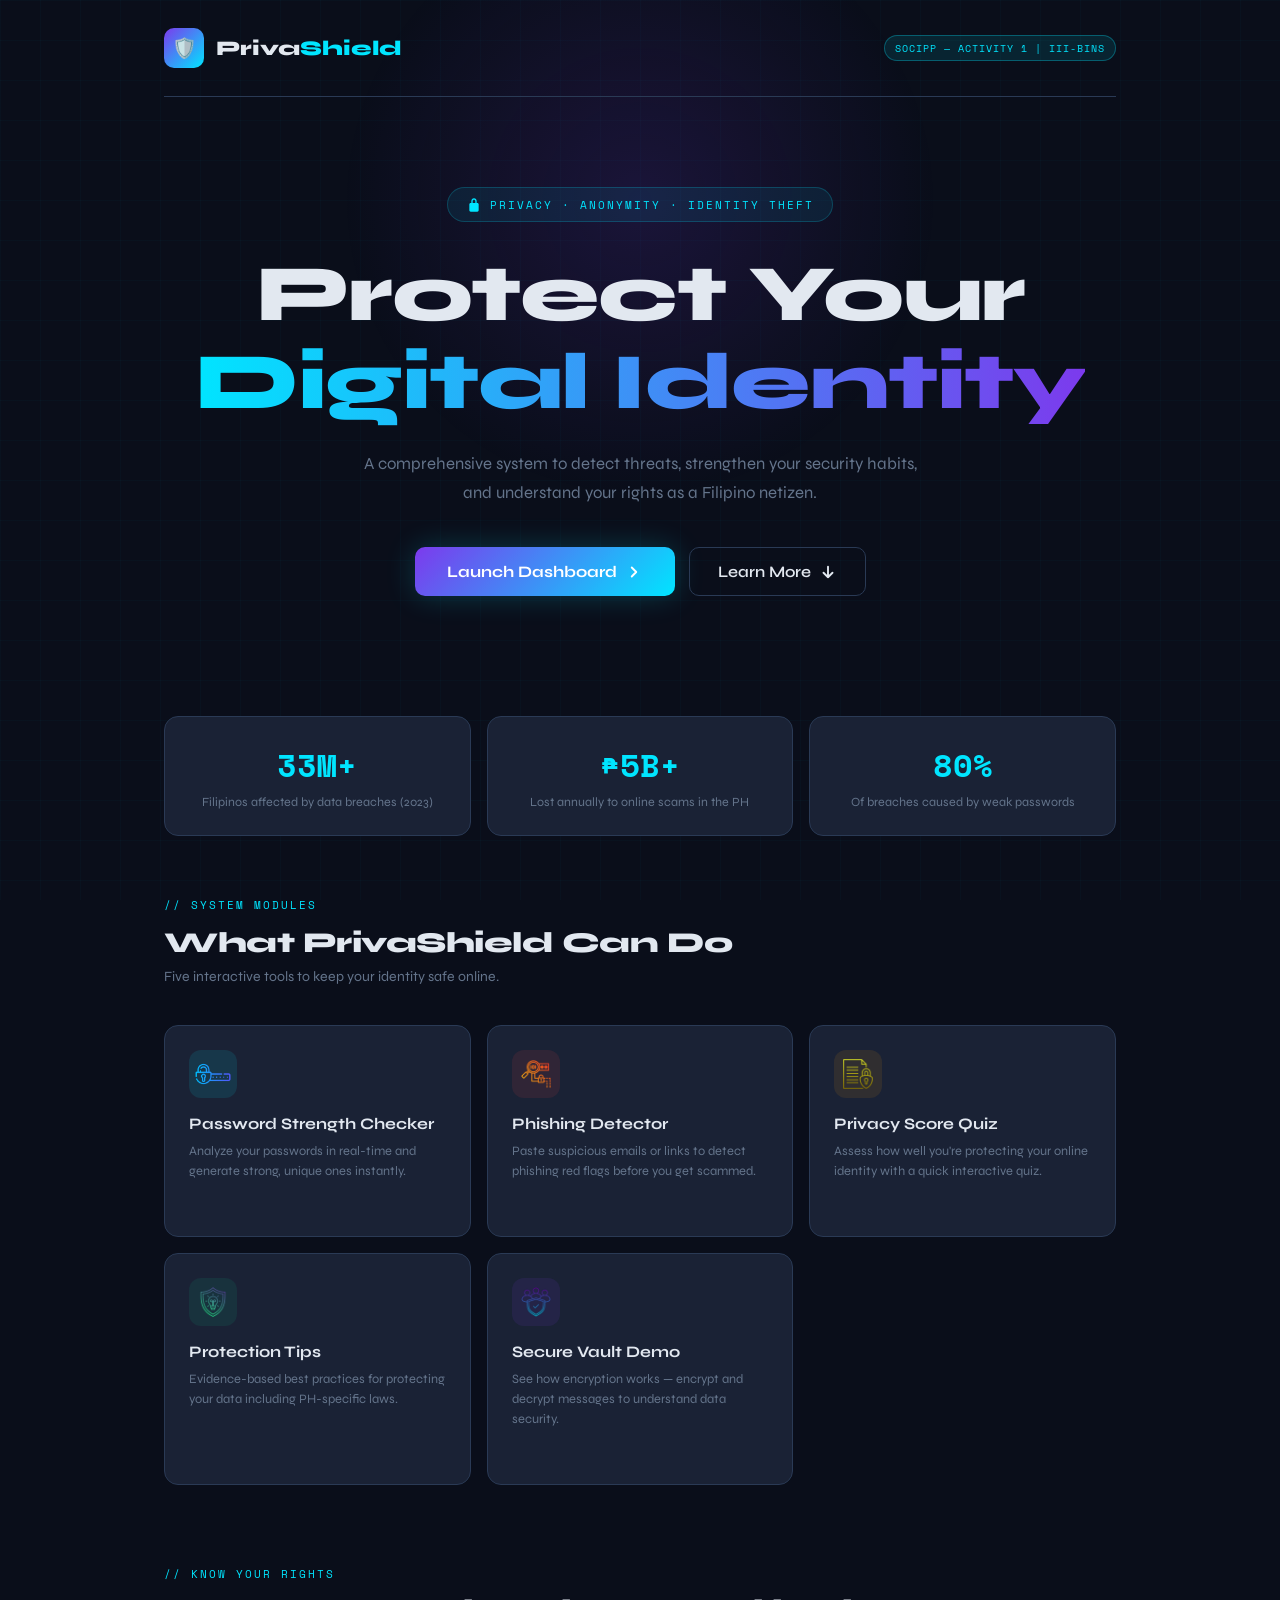
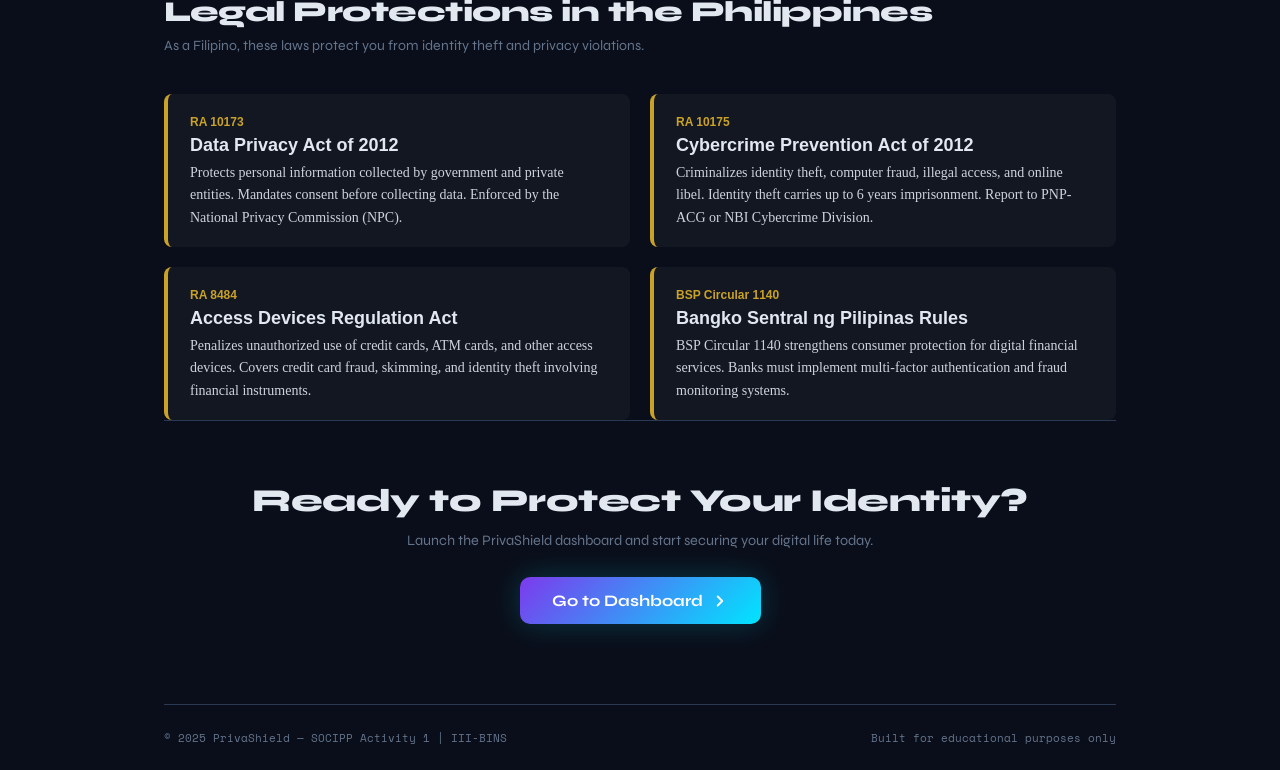
<file: SOCPHI/Socphi/HTML/index.html>
<!DOCTYPE html>
<html lang="en">
<head>
  <meta charset="UTF-8" />
  <meta name="viewport" content="width=device-width, initial-scale=1.0" />
  <title>PrivaShield — Privacy & Identity Protection</title>
  <link rel="stylesheet" href="../Frontend/style.css" />
  <link rel="stylesheet" href="../Frontend/index.css" />
</head>
<body>

  <div class="orb"></div>

  <div class="wrap">

    <!-- ==================== NAVBAR ==================== -->
    <nav class="navbar">
      <div class="logo">
        <div class="logo-icon">🛡️</div>
        <div class="logo-text">Priva<span>Shield</span></div>
      </div>
      <span class="badge">SOCIPP — ACTIVITY 1 | III-BINS</span>
    </nav>

    <!-- ==================== HERO ==================== -->
    <section class="hero">
      <div class="hero-tag">
        <svg class="hero-icon" viewBox="0 0 24 24" fill="none">
          <path d="M12 2C9.79 2 8 3.79 8 6V9H7C5.9 9 5 9.9 5 11V20C5 21.1 5.9 22 7 22H17C18.1 22 19 21.1 19 20V11C19 9.9 18.1 9 17 9H16V6C16 3.79 14.21 2 12 2ZM10 6C10 4.9 10.9 4 12 4C13.1 4 14 4.9 14 6V9H10V6Z" fill="currentColor"/>
        </svg>
        PRIVACY · ANONYMITY · IDENTITY THEFT
      </div>
      <h1>Protect Your<br><em>Digital Identity</em></h1>
      <p>A comprehensive system to detect threats, strengthen your security habits, and understand your rights as a Filipino netizen.</p>
      <div class="hero-btns">
        <a href="dashboard.html" class="btn-primary">
          Launch Dashboard
          <svg width="18" height="18" viewBox="0 0 24 24" fill="none">
            <path d="M9 18L15 12L9 6" stroke="currentColor" stroke-width="2.5" stroke-linecap="round" stroke-linejoin="round"/>
          </svg>
        </a>
        <a href="#features" class="btn-ghost">
          Learn More
          <svg width="18" height="18" viewBox="0 0 24 24" fill="none">
            <path d="M12 5V19M12 19L6 13M12 19L18 13" stroke="currentColor" stroke-width="2.5" stroke-linecap="round" stroke-linejoin="round"/>
          </svg>
        </a>
      </div>
    </section>

    <!-- ==================== STATS ==================== -->
    <div class="stats">
      <div class="stat">
        <div class="stat-num">33M+</div>
        <div class="stat-label">Filipinos affected by data breaches (2023)</div>
      </div>
      <div class="stat">
        <div class="stat-num">₱5B+</div>
        <div class="stat-label">Lost annually to online scams in the PH</div>
      </div>
      <div class="stat">
        <div class="stat-num">80%</div>
        <div class="stat-label">Of breaches caused by weak passwords</div>
      </div>
    </div>

    <!-- ==================== FEATURES ==================== -->
    <section id="features">
      <div class="section-label">// SYSTEM MODULES</div>
      <div class="section-title">What PrivaShield Can Do</div>
      <div class="section-sub">Five interactive tools to keep your identity safe online.</div>

      <div class="features">

        <!-- Password -->
        <div class="feature">
          <div class="feature-icon" style="background:rgba(0,229,255,0.1);">
  <img src="../images/icons/password.png" width="40">
</div>
          <h3>Password Strength Checker</h3>
          <p>Analyze your passwords in real-time and generate strong, unique ones instantly.</p>
          <a href="dashboard.html" class="feature-link">Open tool →</a>
        </div>

        <!-- Phishing -->
        <div class="feature">
        <div class="feature-icon" style="background:rgba(239,68,68,0.1);">
  <img src="../images/icons/pishing.png" width="30">
</div>
          <h3>Phishing Detector</h3>
          <p>Paste suspicious emails or links to detect phishing red flags before you get scammed.</p>
          <a href="dashboard.html" class="feature-link">Open tool →</a>
        </div>

        <!-- Privacy -->
        <div class="feature">
          <div class="feature-icon" style="background:rgba(245,158,11,0.1);">
  <img src="../images/icons/privacy.png" width="30">
</div>
          <h3>Privacy Score Quiz</h3>
          <p>Assess how well you're protecting your online identity with a quick interactive quiz.</p>
          <a href="dashboard.html" class="feature-link">Open tool →</a>
        </div>

        <!-- Protection -->
        <div class="feature">
          <div class="feature-icon" style="background:rgba(16,185,129,0.1);">
  <img src="../images/icons/protection.png" width="30">
</div>
          <h3>Protection Tips</h3>
          <p>Evidence-based best practices for protecting your data including PH-specific laws.</p>
          <a href="dashboard.html" class="feature-link">
            
            Open tool →</a>
        </div>

        <!-- Secure -->
        <div class="feature">
         <div class="feature-icon" style="background:rgba(124,58,237,0.1);">
  <img src="../images/icons/secure.png" width="30">
</div>
          <h3>Secure Vault Demo</h3>
          <p>See how encryption works — encrypt and decrypt messages to understand data security.</p>
          <a href="dashboard.html" class="feature-link">Open tool →</a>
        </div>

      </div>
    </section>

  <!-- ==================== PH LAWS ==================== -->
<section>

  <div class="section-label">// KNOW YOUR RIGHTS</div>
  <div class="section-title">Legal Protections in the Philippines</div>
  <div class="section-sub">
    As a Filipino, these laws protect you from identity theft and privacy violations.
  </div>

  <div class="law-section">
    <div class="law-grid">

      <!-- Data Privacy Act -->
      <a href="https://www.officialgazette.gov.ph/2012/08/15/republic-act-no-10173/" target="_blank" class="law-card">
        <div class="law-tag">RA 10173</div>
        <h4>Data Privacy Act of 2012</h4>
        <p>
          Protects personal information collected by government and private entities.
          Mandates consent before collecting data. Enforced by the National Privacy Commission (NPC).
        </p>
      </a>

      <!-- Cybercrime Prevention Act -->
      <a href="https://www.officialgazette.gov.ph/2012/09/12/republic-act-no-10175/" target="_blank" class="law-card">
        <div class="law-tag">RA 10175</div>
        <h4>Cybercrime Prevention Act of 2012</h4>
        <p>
          Criminalizes identity theft, computer fraud, illegal access, and online libel.
          Identity theft carries up to 6 years imprisonment. Report to PNP-ACG or NBI Cybercrime Division.
        </p>
      </a>

      <!-- Access Devices Regulation Act -->
      <a href="https://lawphil.net/statutes/repacts/ra1998/ra_8484_1998.html" target="_blank" class="law-card">
        <div class="law-tag">RA 8484</div>
        <h4>Access Devices Regulation Act</h4>
        <p>
          Penalizes unauthorized use of credit cards, ATM cards, and other access devices.
          Covers credit card fraud, skimming, and identity theft involving financial instruments.
        </p>
      </a>

      <!-- BSP Rules -->
      <a href="https://www.bsp.gov.ph/SitePages/Regulations/RegulationsList.aspx?TabId=1" target="_blank" class="law-card">
        <div class="law-tag">BSP Circular 1140</div>
        <h4>Bangko Sentral ng Pilipinas Rules</h4>
        <p>
          BSP Circular 1140 strengthens consumer protection for digital financial services.
          Banks must implement multi-factor authentication and fraud monitoring systems.
        </p>
      </a>

    </div>
  </div>

</section>

</section>
    <!-- ==================== CTA ==================== -->
    <section class="cta">
      <h2>Ready to Protect Your Identity?</h2>
      <p>Launch the PrivaShield dashboard and start securing your digital life today.</p>
      <a href="dashboard.html" class="btn-primary">
        Go to Dashboard
        <svg width="18" height="18" viewBox="0 0 24 24" fill="none">
          <path d="M9 18L15 12L9 6" stroke="currentColor" stroke-width="2.5" stroke-linecap="round" stroke-linejoin="round"/>
        </svg>
      </a>
    </section>

    <!-- ==================== FOOTER ==================== -->
    <footer>
      <p>© 2025 PrivaShield — SOCIPP Activity 1 | III-BINS</p>
      <p>Built for educational purposes only</p>
    </footer>

  </div>

  <div class="alert-bar" id="alertBar"></div>
  <script src="../Backend/utils.js"></script>

</body>
</html>
</file>
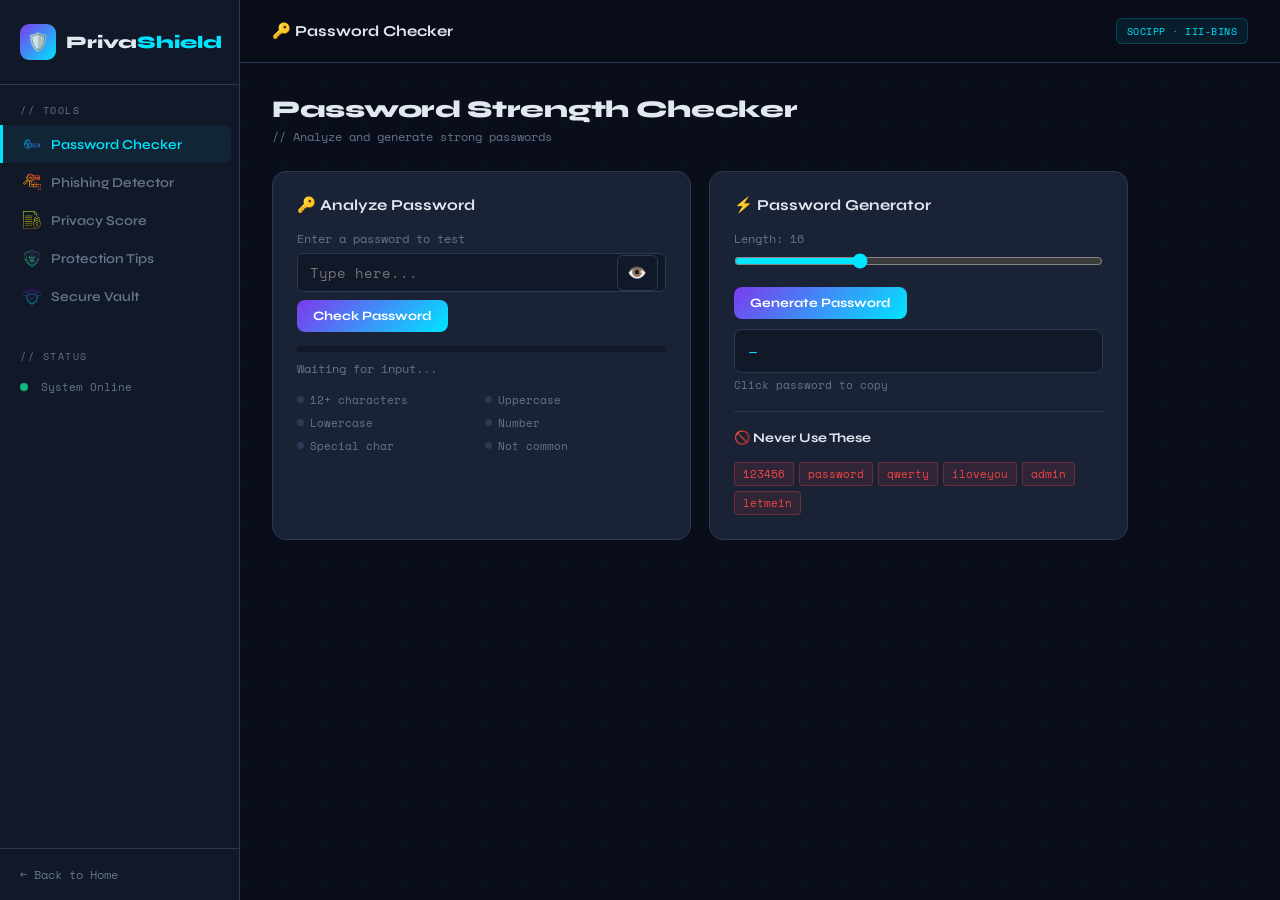
<file: SOCPHI/Socphi/HTML/dashboard.html>
<!DOCTYPE html>
<html lang="en">
<head>
  <meta charset="UTF-8" />
  <meta name="viewport" content="width=device-width, initial-scale=1.0" />
  <title>PrivaShield — Dashboard</title>
  <link rel="stylesheet" href="../Frontend/style.css" />
  <link rel="stylesheet" href="../Frontend/dashboard.css" />
  <style>
    /* Fix for password input buttons alignment */
    .pw-input-wrap {
      display: flex;
      align-items: center; /* vertical center */
      gap: 6px;
      flex-wrap: wrap; /* responsive on mobile */
    }

    .pw-input-wrap input {
      flex: 1;
      padding: 0.5rem 0.75rem;
      font-size: 0.9rem;
      border-radius: 6px;
      border: 1px solid var(--border);
    }

    .pw-input-wrap .toggle-vis {
      display: flex;
      align-items: center;
      justify-content: center;
      height: 36px;
      padding: 0 0.6rem;
      font-size: 1rem;
      border-radius: 6px;
      border: 1px solid var(--border);
      background: var(--surface);
      cursor: pointer;
    }

    .pw-input-wrap .btn {
      height: 36px;
      padding: 0 0.8rem;
      flex-shrink: 0;
    }

    @media(max-width: 500px) {
      .pw-input-wrap {
        flex-direction: column;
        align-items: stretch;
      }
      .pw-input-wrap .toggle-vis,
      .pw-input-wrap .btn {
        width: 100%;
      }
    }
  </style>
</head>
<body>

  <!-- Mobile Overlay -->
  <div class="sidebar-overlay" id="overlay" onclick="closeSidebar()"></div>

  <!-- ==================== SIDEBAR ==================== -->
<aside class="sidebar" id="sidebar">

<div class="sidebar-header" onclick="window.location.href='index.html'" style="cursor:pointer;">
  <div class="logo-icon">🛡️</div>
  <div class="logo-text">Priva<span>Shield</span></div>
</div>

<div class="sidebar-section-label">// TOOLS</div>

<!-- Password Checker -->
<a class="nav-item active" data-panel="passwords" href="javascript:void(0)">
  <span class="nav-icon">
    <img src="../images/icons/password.png" alt="password" width="18">
  </span>
  Password Checker
</a>

<!-- Phishing Detector -->
<a class="nav-item" data-panel="phishing" href="javascript:void(0)">
  <span class="nav-icon">
    <img src="../images/icons/pishing.png" alt="phishing" width="18">
  </span>
  Phishing Detector
</a>

<!-- Privacy Score -->
<a class="nav-item" data-panel="quiz" href="javascript:void(0)">
  <span class="nav-icon">
    <img src="../images/icons/privacy.png" alt="privacy" width="18">
  </span>
  Privacy Score
</a>

<!-- Protection Tips -->
<a class="nav-item" data-panel="tips" href="javascript:void(0)">
  <span class="nav-icon">
    <img src="../images/icons/protection.png" alt="tips" width="18">
  </span>
  Protection Tips
</a>

<!-- Secure Vault -->
<a class="nav-item" data-panel="vault" href="javascript:void(0)">
  <span class="nav-icon">
    <img src="../images/icons/secure.png" alt="vault" width="18">
  </span>
  Secure Vault
</a>

<div class="sidebar-section-label" style="margin-top:16px;">// STATUS</div>

<div class="sidebar-status">
  <span class="status-dot"></span>
  System Online
</div>

<div class="sidebar-footer">
  <a href="index.html" class="back-link">← Back to Home</a>
</div>

</aside>

  <!-- ==================== MAIN ==================== -->
  <main class="main">

    <!-- TOPBAR -->
    <div class="topbar">
      <div style="display:flex;align-items:center;">
        <button class="hamburger" onclick="toggleSidebar()">☰</button>
        <div class="topbar-title" id="topbarTitle">🔑 Password Checker</div>
      </div>
      <div class="topbar-right">
        <span class="topbar-badge">SOCIPP · III-BINS</span>
      </div>
    </div>

    <div class="content">

      <!-- ==================== PANEL: PASSWORD ==================== -->
      <div class="panel active" id="panel-passwords">
        <div class="page-title">Password Strength Checker</div>
        <div class="page-sub">// Analyze and generate strong passwords</div>

        <div class="grid2">

          <!-- Analyzer -->
          <div class="card">
            <div class="card-title">🔑 Analyze Password</div>
            <div class="input-group">
              <label>Enter a password to test</label>
              <div class="pw-input-wrap">
                <input type="password" id="pwInput" placeholder="Type here..." />
                <button class="toggle-vis" onclick="togglePw()">👁️</button>
              </div>
              <button class="btn btn-sm" onclick="checkPassword()" style="margin-top:8px;">Check Password</button>
            </div>
            <div class="strength-bar-wrap">
              <div class="strength-bar" id="strengthBar"></div>
            </div>
            <div class="strength-label" id="strengthLabel" style="color:var(--muted)">Waiting for input...</div>
            <div class="pw-checks">
              <div class="pw-check" id="chk-len">     <div class="dot"></div> 12+ characters</div>
              <div class="pw-check" id="chk-upper">   <div class="dot"></div> Uppercase</div>
              <div class="pw-check" id="chk-lower">   <div class="dot"></div> Lowercase</div>
              <div class="pw-check" id="chk-num">     <div class="dot"></div> Number</div>
              <div class="pw-check" id="chk-sym">     <div class="dot"></div> Special char</div>
              <div class="pw-check" id="chk-nocommon"><div class="dot"></div> Not common</div>
            </div>
          </div>

          <!-- Generator -->
          <div class="card">
            <div class="card-title">⚡ Password Generator</div>
            <div class="input-group">
              <label>Length: <span id="lenVal">16</span></label>
              <input type="range" id="pwLen" min="8" max="32" value="16" style="width:100%;accent-color:var(--accent);" />
            </div>
            <button class="btn btn-sm" onclick="generatePassword()">Generate Password</button>
            <div class="gen-output" id="genResult" onclick="copyGenPassword()" title="Click to copy">—</div>
            <p class="copy-hint">Click password to copy</p>

            <div class="divider"></div>
            <div class="card-title" style="font-size:0.82rem;">🚫 Never Use These</div>
            <div class="weak-tags">
              <span class="tag-danger">123456</span>
              <span class="tag-danger">password</span>
              <span class="tag-danger">qwerty</span>
              <span class="tag-danger">iloveyou</span>
              <span class="tag-danger">admin</span>
              <span class="tag-danger">letmein</span>
            </div>
          </div>

        </div>
      </div><!-- /panel-passwords -->

  <!-- ==================== PANEL: PHISHING INTELLIGENCE ==================== -->
<div class="panel" id="panel-phishing">

  <div class="page-title">Phishing Intelligence Scanner</div>
  <div class="page-sub">// Identify malicious emails and suspicious links before they steal your data</div>

  <div class="grid2">

    <!-- ================= Threat Message Analyzer ================= -->
    <div class="card">

      <div class="card-title">🕵️ Suspicious Message Analyzer</div>

      <div class="input-group">
        <label>Paste the email or message content</label>

        <textarea
          id="emailInput"
          rows="6"
          placeholder="Example: Dear customer, your bank account will be suspended. Click here immediately to verify your identity.">
        </textarea>

      </div>

      <button class="btn btn-sm" onclick="checkEmail()">Scan Message</button>

      <!-- ================= RISK METER ================= -->

      <div class="risk-meter">

        <div class="risk-label">Threat Level</div>

        <div class="risk-bar">
          <div class="risk-fill" id="phishMeter"></div>
        </div>

        <div class="risk-text" id="phishLevel">
          Waiting for scan...
        </div>

      </div>

      <!-- ================= RESULT ================= -->

      <div class="risk-result" id="emailResult"></div>

      <p style="margin-top:10px;font-size:12px;color:var(--muted)">
        The scanner checks for urgency tactics, impersonation attempts, suspicious
        links, and language patterns commonly used in phishing attacks.
      </p>

    </div>


    <!-- ================= Link Threat Scanner ================= -->
    <div class="card">

      <div class="card-title">🔎 Link Threat Scanner</div>

      <div class="input-group">

        <label>Enter a suspicious website or login link</label>

        <input
          type="text"
          id="urlInput"
          placeholder="Example: http://secure-paypal-login.xyz/account"
        />

      </div>

      <button class="btn btn-sm" onclick="checkURL()">Inspect Link</button>

      <div class="risk-result" id="urlResult"></div>

      <div class="divider"></div>

      <!-- ================= PHISHING INDICATORS ================= -->

      <div class="card-title" style="font-size:0.82rem;">🚨 Phishing Indicators</div>


      <div class="info-row">
        <div class="icon">⚠️</div>
        <div>
          <strong>Urgent Requests</strong>
          <p>
            Messages demanding immediate action such as
            "verify now", "account will be locked", or
            "respond within 24 hours".
          </p>
        </div>
      </div>


      <div class="info-row">
        <div class="icon">🌐</div>
        <div>
          <strong>Fake Domain Names</strong>
          <p>
            Attackers mimic trusted websites using look-alike domains
            like g00gle.com, paypaI.com, or faceb00k.net.
          </p>
        </div>
      </div>


      <div class="info-row">
        <div class="icon">👤</div>
        <div>
          <strong>Generic Greetings</strong>
          <p>
            Phishing emails avoid using your real name and use greetings
            such as "Dear User", "Dear Customer", or "Account Holder".
          </p>
        </div>
      </div>


      <div class="info-row">
        <div class="icon">📎</div>
        <div>
          <strong>Unexpected Attachments</strong>
          <p>
            Attachments claiming invoices, delivery receipts,
            or bank statements often contain malware.
          </p>
        </div>
      </div>

    </div>

  </div>

</div>
<!-- ================= END PHISHING PANEL ================= -->

      <!-- ==================== PANEL: QUIZ ==================== -->
      <div class="panel" id="panel-quiz">
        <div class="page-title">Privacy Score Assessment</div>
        <div class="page-sub">// How well do you protect your identity?</div>

        <div class="card" id="quizCard">
          <div class="card-title">📋 Answer all 6 questions honestly</div>

          <div class="quiz-question">
            <div class="quiz-q">1. Do you use unique passwords for each account?</div>
            <div class="quiz-options">
              <button class="quiz-option" data-q="1" data-v="3" onclick="selectOption(this)">✅ Yes, always</button>
              <button class="quiz-option" data-q="1" data-v="1" onclick="selectOption(this)">🔄 Sometimes</button>
              <button class="quiz-option" data-q="1" data-v="0" onclick="selectOption(this)">❌ No, I reuse passwords</button>
            </div>
          </div>

          <div class="quiz-question">
            <div class="quiz-q">2. Do you use two-factor authentication (2FA)?</div>
            <div class="quiz-options">
              <button class="quiz-option" data-q="2" data-v="3" onclick="selectOption(this)">✅ Yes, on all important accounts</button>
              <button class="quiz-option" data-q="2" data-v="1" onclick="selectOption(this)">🔄 On some accounts</button>
              <button class="quiz-option" data-q="2" data-v="0" onclick="selectOption(this)">❌ No</button>
            </div>
          </div>

          <div class="quiz-question">
            <div class="quiz-q">3. How often do you check your privacy settings on social media?</div>
            <div class="quiz-options">
              <button class="quiz-option" data-q="3" data-v="3" onclick="selectOption(this)">✅ Regularly</button>
              <button class="quiz-option" data-q="3" data-v="1" onclick="selectOption(this)">🔄 Rarely</button>
              <button class="quiz-option" data-q="3" data-v="0" onclick="selectOption(this)">❌ Never checked</button>
            </div>
          </div>

          <div class="quiz-question">
            <div class="quiz-q">4. Do you click on links in emails without verifying the sender?</div>
            <div class="quiz-options">
              <button class="quiz-option" data-q="4" data-v="0" onclick="selectOption(this)">❌ Yes, I click freely</button>
              <button class="quiz-option" data-q="4" data-v="1" onclick="selectOption(this)">🔄 Sometimes I check</button>
              <button class="quiz-option" data-q="4" data-v="3" onclick="selectOption(this)">✅ I always verify first</button>
            </div>
          </div>

          <div class="quiz-question">
            <div class="quiz-q">5. Do you use public Wi-Fi without a VPN?</div>
            <div class="quiz-options">
              <button class="quiz-option" data-q="5" data-v="0" onclick="selectOption(this)">❌ Yes, frequently</button>
              <button class="quiz-option" data-q="5" data-v="1" onclick="selectOption(this)">🔄 Rarely</button>
              <button class="quiz-option" data-q="5" data-v="3" onclick="selectOption(this)">✅ I use a VPN / avoid it</button>
            </div>
          </div>

          <div class="quiz-question">
            <div class="quiz-q">6. How much personal info do you share publicly on social media?</div>
            <div class="quiz-options">
              <button class="quiz-option" data-q="6" data-v="0" onclick="selectOption(this)">❌ Name, birthday, location, phone</button>
              <button class="quiz-option" data-q="6" data-v="1" onclick="selectOption(this)">🔄 Some info but not all</button>
              <button class="quiz-option" data-q="6" data-v="3" onclick="selectOption(this)">✅ Minimal / private account</button>
            </div>
          </div>

          <button class="btn" id="calcBtn" onclick="calculateScore()">Calculate My Score</button>

          <div class="score-display" id="scoreDisplay">
            <div class="score-ring" id="scoreRing"><span id="scoreNum">0</span></div>
            <div class="score-text" id="scoreText"></div>
            <div class="score-sub"  id="scoreSub"></div>
            <button class="btn btn-sm btn-outline" style="margin-top:14px;" onclick="resetQuiz()">Retake Quiz</button>
          </div>
        </div>
      </div><!-- /panel-quiz -->

      <!-- ==================== PANEL: TIPS ==================== -->
      <div class="panel" id="panel-tips">
        <div class="page-title">Protection Tips</div>
        <div class="page-sub">// Best practices for Filipino netizens</div>

        <div class="tip-grid">
          <div class="tip-card"><div class="tip-icon">🔐</div><div class="tip-title">Password Manager</div><div class="tip-desc">Use Bitwarden or 1Password to generate and store unique strong passwords for every account.</div></div>
          <div class="tip-card"><div class="tip-icon">📲</div><div class="tip-title">Enable 2FA</div><div class="tip-desc">Even if your password is stolen, 2FA stops attackers. Use Google Authenticator over SMS.</div></div>
          <div class="tip-card"><div class="tip-icon">🕵️</div><div class="tip-title">Use a VPN</div><div class="tip-desc">A VPN encrypts your traffic on public Wi-Fi, preventing hackers from intercepting your data.</div></div>
          <div class="tip-card"><div class="tip-icon">🧹</div><div class="tip-title">Audit Social Media</div><div class="tip-desc">Set accounts to private. Remove birthdays and phone numbers. Oversharing helps identity thieves.</div></div>
          <div class="tip-card"><div class="tip-icon">📧</div><div class="tip-title">Spot Phishing</div><div class="tip-desc">Hover over links before clicking. Legitimate companies never ask for passwords via email.</div></div>
          <div class="tip-card"><div class="tip-icon">💳</div><div class="tip-title">Monitor Accounts</div><div class="tip-desc">Review bank statements regularly. Set up alerts. Report suspicious transactions to BSP or your bank.</div></div>
          <div class="tip-card"><div class="tip-icon">⚖️</div><div class="tip-title">Know PH Laws</div><div class="tip-desc">RA 10173 (Data Privacy Act) and RA 10175 (Cybercrime Act) protect Filipinos from identity theft.</div></div>
          <div class="tip-card"><div class="tip-icon">🔄</div><div class="tip-title">Update Software</div><div class="tip-desc">Enable auto-updates on your OS and apps. Security patches fix known vulnerabilities.</div></div>
          <div class="tip-card"><div class="tip-icon">🗑️</div><div class="tip-title">Delete Old Accounts</div><div class="tip-desc">Unused accounts store your data and are breach risks. Close accounts you no longer use.</div></div>
        </div>
      </div><!-- /panel-tips -->

      <!-- ==================== PANEL: VAULT ==================== -->
      <div class="panel" id="panel-vault">
        <div class="page-title">Secure Vault (Demo)</div>
        <div class="page-sub">// See how encryption protects sensitive data</div>

        <div class="grid2">

          <!-- Encrypt / Decrypt -->
          <div class="card">
            <div class="card-title">🔒 Encrypt / Decrypt</div>
            <div class="input-group">
              <label>Sensitive text to encrypt</label>
              <textarea id="vaultInput" rows="4" placeholder="e.g. My SSS number is 12-3456789-0"></textarea>
            </div>
            <div class="input-group">
              <label>Secret key / passphrase</label>
              <input type="text" id="vaultKey" placeholder="Enter a secret key..." />
            </div>
            <div class="vault-actions">
              <button class="btn btn-sm" onclick="encryptData()">🔐 Encrypt</button>
              <button class="btn btn-sm btn-outline" onclick="decryptData()">🔓 Decrypt</button>
            </div>
            <div class="vault-output" id="vaultOutput"></div>
            <p class="vault-note">⚠️ XOR + Base64 simulation. Real apps use AES-256 encryption.</p>
          </div>

          <!-- Why Encryption Matters -->
          <div class="card">
            <div class="card-title">📚 Why Encryption Matters</div>
            <div class="info-row"><div class="icon">🛡️</div><div><strong>What is Encryption?</strong><p>Converts readable data into an unreadable format that can only be decoded with the correct key.</p></div></div>
            <div class="info-row"><div class="icon">🔑</div><div><strong>End-to-End Encryption</strong><p>Used by Signal. Only sender and receiver can read messages — not even the company can access them.</p></div></div>
            <div class="info-row"><div class="icon">🏦</div><div><strong>HTTPS</strong><p>The 🔒 in your browser means TLS/SSL encryption. Never enter sensitive data on HTTP sites.</p></div></div>
            <div class="info-row"><div class="icon">📂</div><div><strong>Full Disk Encryption</strong><p>Enable BitLocker (Windows) or FileVault (Mac) to protect data if your laptop is stolen.</p></div></div>
          </div>

        </div>
      </div><!-- /panel-vault -->

    </div><!-- /content -->
  </main>

  <!-- Toast -->
  <div class="alert-bar" id="alertBar"></div>

  <!-- Scripts — loaded last so DOM is ready -->
  <script src="../Backend/utils.js"></script>
  <script src="../Backend/dashboard.js"></script>


</body>
</html>
</file>
<file: SOCPHI/Socphi/Frontend/style.css>
/* ============================================================
   PrivaShield — Global Stylesheet
   SOCIPP Activity 1 | III-BINS
   ============================================================ */

@import url('https://fonts.googleapis.com/css2?family=Space+Mono:wght@400;700&family=Syne:wght@400;600;800&display=swap');

/* ======================== VARIABLES ======================== */
:root {
  --bg:       #0a0e1a;
  --surface:  #111827;
  --card:     #1a2235;
  --border:   #2a3a55;
  --accent:   #00e5ff;
  --accent3:  #7c3aed;
  --text:     #e2e8f0;
  --muted:    #64748b;
  --success:  #10b981;
  --warning:  #f59e0b;
  --danger:   #ef4444;
}

/* ======================== RESET ======================== */
*, *::before, *::after {
  box-sizing: border-box;
  margin: 0;
  padding: 0;
}

body {
  background: var(--bg);
  color: var(--text);
  font-family: 'Syne', sans-serif;
  min-height: 100vh;
  overflow-x: hidden;
}

/* Grid background */
body::before {
  content: '';
  position: fixed;
  inset: 0;
  background-image:
    linear-gradient(rgba(0,229,255,0.025) 1px, transparent 1px),
    linear-gradient(90deg, rgba(0,229,255,0.025) 1px, transparent 1px);
  background-size: 40px 40px;
  pointer-events: none;
  z-index: 0;
}

/* ======================== TYPOGRAPHY ======================== */
h1, h2, h3, h4 { font-family: 'Syne', sans-serif; }

label {
  font-family: 'Space Mono', monospace;
  font-size: 0.75rem;
  color: var(--muted);
  display: block;
  margin-bottom: 6px;
}

a { text-decoration: none; }

/* ======================== LAYOUT ======================== */
.wrap {
  max-width: 1000px;
  margin: 0 auto;
  padding: 0 24px;
  position: relative;
  z-index: 1;
}

.grid2 {
  display: grid;
  grid-template-columns: 1fr 1fr;
  gap: 18px;
}

/* ======================== COMPONENTS ======================== */

/* --- Cards --- */
.card {
  background: var(--card);
  border: 1px solid var(--border);
  border-radius: 14px;
  padding: 24px;
  margin-bottom: 18px;
}

.card-title {
  font-size: 0.95rem;
  font-weight: 700;
  margin-bottom: 16px;
  display: flex;
  align-items: center;
  gap: 8px;
}

/* --- Buttons --- */
.btn {
  background: linear-gradient(135deg, var(--accent3), var(--accent));
  border: none;
  border-radius: 8px;
  color: #fff;
  font-family: 'Syne', sans-serif;
  font-size: 0.88rem;
  font-weight: 700;
  padding: 11px 20px;
  cursor: pointer;
  transition: opacity 0.2s, transform 0.1s;
  display: inline-flex;
  align-items: center;
  gap: 6px;
}

.btn:hover { opacity: 0.9; }
.btn:active { transform: scale(0.97); }

.btn-sm { padding: 8px 16px; font-size: 0.8rem; }

.btn-outline {
  background: transparent;
  border: 1px solid var(--accent);
  color: var(--accent);
}

.btn-ghost {
  background: transparent;
  border: 1px solid var(--border);
  border-radius: 10px;
  color: var(--text);
  font-family: 'Syne', sans-serif;
  font-size: 1rem;
  font-weight: 600;
  padding: 14px 28px;
  cursor: pointer;
  transition: border-color 0.2s, color 0.2s;
  display: inline-flex;
  align-items: center;
  gap: 8px;
}

.btn-ghost:hover { border-color: var(--accent); color: var(--accent); }

/* --- Inputs --- */
input[type="text"],
input[type="password"],
input[type="email"],
textarea,
select {
  width: 100%;
  background: var(--surface);
  border: 1px solid var(--border);
  border-radius: 8px;
  color: var(--text);
  font-family: 'Space Mono', monospace;
  font-size: 0.88rem;
  padding: 11px 14px;
  outline: none;
  transition: border-color 0.2s;
}

input:focus, textarea:focus { border-color: var(--accent); }

.input-group { margin-bottom: 14px; }

.pw-input-wrap { position: relative; }

.toggle-vis {
  position: absolute;
  right: 10px;
  top: 50%;
  transform: translateY(-50%);
  background: none;
  border: none;
  color: var(--muted);
  cursor: pointer;
  font-size: 16px;
}

/* --- Tags / Badges --- */
.badge {
  background: rgba(0,229,255,0.1);
  border: 1px solid rgba(0,229,255,0.3);
  color: var(--accent);
  font-family: 'Space Mono', monospace;
  font-size: 0.65rem;
  padding: 4px 10px;
  border-radius: 20px;
  letter-spacing: 1px;
}

.tag-danger {
  font-family: 'Space Mono', monospace;
  font-size: 0.68rem;
  background: rgba(239,68,68,0.1);
  border: 1px solid rgba(239,68,68,0.3);
  color: var(--danger);
  padding: 3px 8px;
  border-radius: 4px;
}

/* --- Divider --- */
.divider { height: 1px; background: var(--border); margin: 18px 0; }

/* --- Info rows --- */
.info-row {
  display: flex;
  align-items: flex-start;
  gap: 10px;
  padding: 10px 0;
  border-bottom: 1px solid var(--border);
  font-size: 0.82rem;
}

.info-row:last-child { border-bottom: none; }

.info-row .icon { font-size: 1.1rem; flex-shrink: 0; margin-top: 1px; }

.info-row strong { display: block; margin-bottom: 2px; }

.info-row p {
  color: var(--muted);
  font-size: 0.76rem;
  line-height: 1.5;
}

/* --- Status dot --- */
.status-dot {
  display: inline-block;
  width: 8px;
  height: 8px;
  border-radius: 50%;
  background: var(--success);
  margin-right: 6px;
  animation: blink 2s infinite;
}

/* ======================== TOAST ======================== */
.alert-bar {
  display: none;
  position: fixed;
  bottom: 24px;
  left: 50%;
  transform: translateX(-50%);
  background: var(--accent3);
  color: white;
  padding: 11px 22px;
  border-radius: 10px;
  font-family: 'Space Mono', monospace;
  font-size: 0.78rem;
  z-index: 9999;
  white-space: nowrap;
  animation: slideUp 0.3s ease;
}

/* ======================== RISK RESULTS ======================== */
.risk-result {
  display: none;
  margin-top: 14px;
  padding: 14px;
  border-radius: 10px;
  font-family: 'Space Mono', monospace;
  font-size: 0.76rem;
  line-height: 1.7;
}

/* ================= PHISHING RISK METER ================= */

.risk-meter{
  margin-top:12px;
}

.risk-label{
  font-size:12px;
  color:var(--muted);
  margin-bottom:6px;
}

.risk-bar{
  width:100%;
  height:8px;
  background:rgba(255,255,255,0.05);
  border-radius:20px;
  overflow:hidden;
}

.risk-fill{
  height:100%;
  width:0%;
  background:var(--accent);
  transition:width .35s ease;
}

.risk-text{
  margin-top:6px;
  font-size:12px;
  font-family:'Space Mono', monospace;
}

/* ======================== ANIMATIONS ======================== */
@keyframes fadeIn { from { opacity:0; transform:translateY(8px);} to { opacity:1; transform:translateY(0);} }

@keyframes fadeDown { from { opacity:0; transform:translateY(-16px);} to { opacity:1; transform:translateY(0);} }

@keyframes slideUp { from { opacity:0; transform:translateX(-50%) translateY(20px);} to { opacity:1; transform:translateX(-50%) translateY(0);} }

@keyframes blink { 0%,100%{opacity:1} 50%{opacity:0.3} }

@keyframes pulse { 0%,100%{opacity:.7;transform:translateX(-50%) scale(1);} 50%{opacity:1;transform:translateX(-50%) scale(1.1);} }

/* ======================== RESPONSIVE ======================== */
@media(max-width: 700px) {
  .grid2 { grid-template-columns: 1fr; }
}


/* ============================================================
   PH LAWS SECTION — GOVERNMENT LEGAL STYLE
   ============================================================ */


.law-header{
  display:flex;
  align-items:center;
  gap:10px;
  margin-bottom:8px;
}
.law-section{
  margin-top:30px;
}

.law-grid{
  display:grid;
  grid-template-columns:repeat(2,1fr);
  gap:20px;
  margin-top:25px;
}

/* Card */
.law-card{
  background:rgba(255,255,255,0.04);
  padding:22px 24px;
  border-radius:12px;
  border-left:5px solid #c9a227;
  text-decoration:none;
  color:inherit;
  position:relative;
  transition:all .25s ease;
}

/* Hover */
.law-card:hover{
  transform:translateY(-5px);
  background:rgba(255,255,255,0.07);
  box-shadow:0 12px 22px rgba(0,0,0,0.35);
}

/* RA badge */
.law-tag{
  font-family:Arial, Helvetica, sans-serif;
  font-size:12px;
  font-weight:700;
  color:#111;
  border-radius:6px;
  display:inline-block;
  margin-bottom:12px;
}

/* Title */
.law-card h4{
  font-family:Arial, Helvetica, sans-serif;
  font-size:20px;
  font-weight:700;
  margin-bottom:8px;
  display:flex;
  align-items:center;
  gap:8px;
}

/* Description */
.law-card p{
  font-family:"Times New Roman", serif;
  font-size:14px;
  line-height:1.6;
  opacity:.9;
}

/* Hover indicator */
.law-card::after{
  content:"↗ View Law";
  position:absolute;
  right:20px;
  bottom:16px;
  font-size:12px;
  font-weight:600;
  opacity:0;
  transition:opacity .25s ease;
}

.law-card:hover::after{
  opacity:1;
}

/* Responsive */
@media(max-width:700px){
  .law-grid{
    grid-template-columns:1fr;
  }
}
</file>
<file: SOCPHI/Socphi/Frontend/index.css>
/* ============================================================
   PrivaShield — index.css
   Styles specific to the Landing Page (index.html)
   ============================================================ */

/* ======================== ORB ======================== */
.orb {
  position: fixed;
  width: 600px;
  height: 600px;
  border-radius: 50%;
  background: radial-gradient(circle, rgba(124,58,237,0.15) 0%, transparent 70%);
  top: -100px;
  left: 50%;
  transform: translateX(-50%);
  pointer-events: none;
  z-index: 0;
  animation: pulse 6s ease-in-out infinite;
}

/* ======================== NAVBAR ======================== */
.navbar {
  display: flex;
  align-items: center;
  justify-content: space-between;
  padding: 28px 0;
  border-bottom: 1px solid var(--border);
  position: relative;
  z-index: 1;
}

.logo {
  display: flex;
  align-items: center;
  gap: 12px;
}

.logo-icon {
  width: 40px;
  height: 40px;
  background: linear-gradient(135deg, var(--accent3), var(--accent));
  border-radius: 10px;
  display: flex;
  align-items: center;
  justify-content: center;
  font-size: 20px;
}

.logo-text         { font-size: 1.3rem; font-weight: 800; }
.logo-text span    { color: var(--accent); }

/* ======================== HERO ======================== */
.hero {
  text-align: center;
  padding: 90px 0 60px;
  position: relative;
  z-index: 1;
  display: flex;
  flex-direction: column;
  align-items: center;
}

.hero-tag {
  display: inline-flex;
  align-items: center;
  gap: 8px;
  font-family: 'Space Mono', monospace;
  font-size: 0.7rem;
  letter-spacing: 2px;
  color: var(--accent);
  background: rgba(0,229,255,0.08);
  border: 1px solid rgba(0,229,255,0.2);
  padding: 8px 18px;
  border-radius: 20px;
  margin-bottom: 28px;
  animation: fadeDown 0.5s ease;
}

.hero-icon {
  width: 16px;
  height: 16px;
  color: var(--accent);
  flex-shrink: 0;
}

.hero h1 {
  font-size: clamp(2.8rem, 7vw, 5rem);
  font-weight: 800;
  line-height: 1.1;
  letter-spacing: -1.5px;
  margin-bottom: 24px;
  animation: fadeDown 0.6s ease 0.1s both;
}

.hero h1 em {
  font-style: normal;
  background: linear-gradient(90deg, var(--accent), var(--accent3));
  -webkit-background-clip: text;
  -webkit-text-fill-color: transparent;
  background-clip: text;
}

.hero p {
  font-size: 1.05rem;
  color: var(--muted);
  max-width: 560px;
  margin: 0 auto 40px;
  line-height: 1.7;
  animation: fadeDown 0.6s ease 0.2s both;
}

.hero-btns {
  display: flex;
  gap: 14px;
  justify-content: center;
  flex-wrap: wrap;
  animation: fadeDown 0.6s ease 0.3s both;
}

.btn-primary {
  background: linear-gradient(135deg, var(--accent3), var(--accent));
  border: none;
  border-radius: 10px;
  color: #fff;
  font-family: 'Syne', sans-serif;
  font-size: 1rem;
  font-weight: 700;
  padding: 14px 32px;
  cursor: pointer;
  display: inline-flex;
  align-items: center;
  gap: 8px;
  transition: opacity 0.2s, transform 0.15s;
  box-shadow: 0 0 30px rgba(0,229,255,0.2);
}

.btn-primary:hover { opacity: 0.9; transform: translateY(-2px); }

.btn-primary svg,
.btn-ghost svg {
  flex-shrink: 0;
  transition: transform 0.2s;
}

.btn-primary:hover svg {
  transform: translateX(3px);
}

.btn-ghost:hover svg {
  transform: translateY(3px);
}

/* ======================== STATS ======================== */
.stats {
  display: grid;
  grid-template-columns: repeat(3, 1fr);
  gap: 16px;
  margin: 60px 0;
  position: relative;
  z-index: 1;
  animation: fadeDown 0.6s ease 0.4s both;
}

.stat {
  background: var(--card);
  border: 1px solid var(--border);
  border-radius: 14px;
  padding: 24px;
  text-align: center;
  transition: border-color 0.2s, transform 0.2s;
}

.stat:hover { border-color: var(--accent); transform: translateY(-3px); }

.stat-num {
  font-size: 2rem;
  font-weight: 800;
  color: var(--accent);
  font-family: 'Space Mono', monospace;
  margin-bottom: 4px;
}

.stat-label { font-size: 0.78rem; color: var(--muted); line-height: 1.4; }

/* ======================== SECTION LABELS ======================== */
.section-label {
  font-family: 'Space Mono', monospace;
  font-size: 0.7rem;
  color: var(--accent);
  letter-spacing: 2px;
  margin-bottom: 12px;
  position: relative;
  z-index: 1;
}

.section-title {
  font-size: 1.8rem;
  font-weight: 800;
  margin-bottom: 8px;
  letter-spacing: -0.5px;
  position: relative;
  z-index: 1;
}

.section-sub {
  color: var(--muted);
  font-size: 0.88rem;
  margin-bottom: 40px;
  position: relative;
  z-index: 1;
}

/* ======================== FEATURES ======================== */
.features {
  display: grid;
  grid-template-columns: repeat(auto-fill, minmax(280px, 1fr));
  gap: 16px;
  margin-bottom: 80px;
  position: relative;
  z-index: 1;
}

.feature {
  background: var(--card);
  border: 1px solid var(--border);
  border-radius: 14px;
  padding: 24px;
  transition: border-color 0.2s, transform 0.2s;
  position: relative;
  overflow: hidden;
}

.feature::before {
  content: '';
  position: absolute;
  top: 0; left: 0; right: 0;
  height: 2px;
  background: linear-gradient(90deg, var(--accent3), var(--accent));
  opacity: 0;
  transition: opacity 0.2s;
}

.feature:hover::before               { opacity: 1; }
.feature:hover                        { border-color: rgba(0,229,255,0.3); transform: translateY(-3px); }

.feature-icon {
  width: 48px;
  height: 48px;
  border-radius: 12px;
  display: flex;
  align-items: center;
  justify-content: center;
  font-size: 22px;
  margin-bottom: 16px;
}

.lock-svg {
  width: 26px;
  height: 26px;
  fill: var(--accent);
}

.feature-svg {
  width: 26px;
  height: 26px;
}

.feature h3  { font-size: 1rem; font-weight: 700; margin-bottom: 8px; }
.feature p   { font-size: 0.8rem; color: var(--muted); line-height: 1.6; }

.feature-link {
  display: inline-flex;
  align-items: center;
  gap: 4px;
  font-size: 0.78rem;
  color: var(--accent);
  text-decoration: none;
  margin-top: 14px;
  font-weight: 600;
  opacity: 0;
  transition: opacity 0.2s;
}

.feature:hover .feature-link { opacity: 1; }

/* ===================================== */
/* PH LAWS CLEAN 2x2 GRID STYLE          */
/* ===================================== */

.law-section{
    font-family:"Times New Roman", Georgia, serif;
}

.law-grid{
    display:grid;
    grid-template-columns: repeat(2, 1fr); /* 2 columns */
    gap:20px;
    margin-top:25px;
}

.law-card{
    font-family:"Times New Roman", Georgia, serif;
    background:rgba(255,255,255,0.04);
    padding:18px 22px;
    border-radius:8px;
    border-left:4px solid #c9a227;
    transition:all .25s ease;
    text-decoration:none;
    color:inherit;
}

.law-card:hover{
    transform:translateY(-3px);
    background:rgba(255,255,255,0.06);
}

.law-card h4{
    font-size:18px;
    font-weight:bold;
    margin-bottom:6px;
}

.law-card p{
    font-size:14px;
    line-height:1.6;
}

.law-tag{
    font-size:12px;
    font-weight:bold;
    color:#c9a227;
    margin-bottom:6px;
    display:inline-block;
}

/* ======================== CTA ======================== */
.cta {
  text-align: center;
  padding: 60px 0 80px;
  border-top: 1px solid var(--border);
  position: relative;
  z-index: 1;
}

.cta h2  { font-size: 2rem; font-weight: 800; margin-bottom: 12px; letter-spacing: -0.5px; }
.cta p   { color: var(--muted); margin-bottom: 28px; font-size: 0.9rem; }

/* ======================== FOOTER ======================== */
footer {
  border-top: 1px solid var(--border);
  padding: 24px 0;
  display: flex;
  justify-content: space-between;
  align-items: center;
  flex-wrap: wrap;
  gap: 10px;
  position: relative;
  z-index: 1;
}

footer p { font-family: 'Space Mono', monospace; font-size: 0.7rem; color: var(--muted); }

/* ======================== RESPONSIVE ======================== */
@media(max-width: 640px) {
  .stats    { grid-template-columns: 1fr; }
  .law-grid { grid-template-columns: 1fr; }
  .hero h1  { font-size: 2.2rem; }
}
</file>
<file: SOCPHI/Socphi/Frontend/dashboard.css>
/* ============================================================
   PrivaShield — dashboard.css
   Styles specific to the Dashboard (dashboard.html)
   ============================================================ */

/* ======================== LAYOUT ======================== */
body {
  display: flex;
}

:root {
  --sidebar-w: 240px;
}

/* ======================== SIDEBAR ======================== */
.sidebar {
  width: var(--sidebar-w);
  min-height: 100vh;
  background: var(--surface);
  border-right: 1px solid var(--border);
  display: flex;
  flex-direction: column;
  position: fixed;
  top: 0;
  left: 0;
  z-index: 100;
  transition: transform 0.3s;
}

.sidebar-header {
  padding: 24px 20px;
  border-bottom: 1px solid var(--border);
  display: flex;
  align-items: center;
  gap: 10px;
}

.logo-icon {
  width: 36px;
  height: 36px;
  background: linear-gradient(135deg, var(--accent3), var(--accent));
  border-radius: 9px;
  display: flex;
  align-items: center;
  justify-content: center;
  font-size: 18px;
  flex-shrink: 0;
}

.logo-text      { font-size: 1.1rem; font-weight: 800; }
.logo-text span { color: var(--accent); }

.sidebar-section-label {
  font-family: 'Space Mono', monospace;
  font-size: 0.6rem;
  letter-spacing: 1.5px;
  color: var(--muted);
  padding: 18px 20px 8px;
  text-transform: uppercase;
}

.nav-item {
  display: flex;
  align-items: center;
  gap: 10px;
  padding: 10px 20px;
  font-size: 0.85rem;
  font-weight: 600;
  color: var(--muted);
  cursor: pointer;
  border-left: 3px solid transparent;
  transition: all 0.18s;
  border-radius: 0 8px 8px 0;
  margin-right: 8px;
  text-decoration: none;
}

.nav-item:hover       { color: var(--text); background: rgba(255,255,255,0.04); }
.nav-item.active      { color: var(--accent); background: rgba(0,229,255,0.07); border-left-color: var(--accent); }
.nav-item 
.nav-icon img{
  width:18px;
  height:18px;
  object-fit:contain;
  display:block;
}

.sidebar-footer {
  margin-top: auto;
  padding: 16px 20px;
  border-top: 1px solid var(--border);
}

.back-link {
  display: flex;
  align-items: center;
  gap: 8px;
  color: var(--muted);
  font-size: 0.78rem;
  text-decoration: none;
  font-family: 'Space Mono', monospace;
  transition: color 0.2s;
}

.back-link:hover { color: var(--accent); }

.sidebar-status {
  padding: 8px 20px;
  font-family: 'Space Mono', monospace;
  font-size: 0.68rem;
  color: var(--muted);
}

/* ======================== MAIN ======================== */
.main {
  margin-left: var(--sidebar-w);
  flex: 1;
  position: relative;
  z-index: 1;
  min-height: 100vh;
}

/* ======================== TOPBAR ======================== */
.topbar {
  display: flex;
  align-items: center;
  justify-content: space-between;
  padding: 18px 32px;
  border-bottom: 1px solid var(--border);
  background: rgba(10,14,26,0.85);
  backdrop-filter: blur(10px);
  position: sticky;
  top: 0;
  z-index: 50;
}

.topbar-title   { font-size: 0.95rem; font-weight: 700; display: flex; align-items: center; }

.topbar-right {
  display: flex;
  align-items: center;
  gap: 10px;
  font-family: 'Space Mono', monospace;
  font-size: 0.7rem;
  color: var(--muted);
}

.topbar-badge {
  background: rgba(0,229,255,0.08);
  border: 1px solid rgba(0,229,255,0.2);
  color: var(--accent);
  padding: 4px 10px;
  border-radius: 6px;
  font-size: 0.65rem;
  letter-spacing: 0.5px;
}

.hamburger {
  display: none;
  background: none;
  border: none;
  color: var(--text);
  font-size: 1.4rem;
  cursor: pointer;
  margin-right: 12px;
}

/* ======================== CONTENT ======================== */
.content {
  padding: 32px;
  max-width: 920px;
}

/* ======================== PANELS ======================== */
.panel         { display: none; animation: fadeIn 0.3s ease; }
.panel.active  { display: block; }

.page-title {
  font-size: 1.5rem;
  font-weight: 800;
  margin-bottom: 4px;
  letter-spacing: -0.3px;
}

.page-sub {
  font-family: 'Space Mono', monospace;
  font-size: 0.72rem;
  color: var(--muted);
  margin-bottom: 26px;
}

/* ======================== PASSWORD MODULE ======================== */
.strength-bar-wrap {
  height: 6px;
  background: var(--surface);
  border-radius: 999px;
  margin: 10px 0 8px;
  overflow: hidden;
}

.strength-bar {
  height: 100%;
  width: 0%;
  border-radius: 999px;
  transition: width 0.4s ease, background 0.4s ease;
}

.strength-label {
  font-family: 'Space Mono', monospace;
  font-size: 0.72rem;
  margin-bottom: 14px;
}

.pw-checks {
  display: grid;
  grid-template-columns: 1fr 1fr;
  gap: 6px;
}

.pw-check {
  font-family: 'Space Mono', monospace;
  font-size: 0.7rem;
  color: var(--muted);
  display: flex;
  align-items: center;
  gap: 6px;
  transition: color 0.2s;
}

.pw-check.pass       { color: var(--success); }
.pw-check .dot       { width: 7px; height: 7px; border-radius: 50%; background: var(--border); transition: background 0.2s; flex-shrink: 0; }
.pw-check.pass .dot  { background: var(--success); }

.gen-output {
  background: var(--surface);
  border: 1px solid var(--border);
  border-radius: 8px;
  font-family: 'Space Mono', monospace;
  font-size: 0.82rem;
  color: var(--accent);
  padding: 11px 14px;
  min-height: 44px;
  margin-top: 10px;
  cursor: pointer;
  transition: border-color 0.2s;
  word-break: break-all;
}

.gen-output:hover { border-color: var(--accent); }

.copy-hint {
  font-size: 0.66rem;
  color: var(--muted);
  margin-top: 4px;
  font-family: 'Space Mono', monospace;
}

.weak-tags {
  display: flex;
  flex-wrap: wrap;
  gap: 5px;
}

/* ======================== QUIZ MODULE ======================== */
.quiz-question     { margin-bottom: 18px; }
.quiz-q            { font-size: 0.88rem; font-weight: 600; margin-bottom: 8px; }
.quiz-options      { display: flex; flex-direction: column; gap: 6px; }

.quiz-option {
  background: var(--surface);
  border: 1px solid var(--border);
  border-radius: 8px;
  color: var(--text);
  font-family: 'Syne', sans-serif;
  font-size: 0.8rem;
  padding: 9px 14px;
  cursor: pointer;
  transition: all 0.2s;
  text-align: left;
}

.quiz-option:hover    { border-color: var(--accent); color: var(--accent); }
.quiz-option.selected { background: rgba(0,229,255,0.08); border-color: var(--accent); color: var(--accent); }

.score-display {
  display: none;
  text-align: center;
  padding: 24px 0 8px;
}

.score-ring {
  width: 110px;
  height: 110px;
  border-radius: 50%;
  margin: 0 auto 14px;
  display: flex;
  align-items: center;
  justify-content: center;
  font-size: 1.8rem;
  font-weight: 800;
  border: 5px solid;
  font-family: 'Space Mono', monospace;
}

.score-text { font-size: 1rem; font-weight: 700; margin-bottom: 6px; }
.score-sub  { font-size: 0.78rem; color: var(--muted); font-family: 'Space Mono', monospace; line-height: 1.6; white-space: pre-line; }

/* ======================== TIPS MODULE ======================== */
.tip-grid {
  display: grid;
  grid-template-columns: repeat(auto-fill, minmax(220px, 1fr));
  gap: 14px;
}

.tip-card {
  background: var(--surface);
  border: 1px solid var(--border);
  border-radius: 12px;
  padding: 18px;
  transition: border-color 0.2s, transform 0.2s;
}

.tip-card:hover { border-color: var(--accent); transform: translateY(-2px); }
.tip-icon       { font-size: 1.6rem; margin-bottom: 10px; }
.tip-title      { font-size: 0.88rem; font-weight: 700; margin-bottom: 6px; }
.tip-desc       { font-size: 0.76rem; color: var(--muted); line-height: 1.6; }

/* ======================== VAULT MODULE ======================== */
.vault-output {
  background: var(--surface);
  border: 1px solid var(--border);
  border-radius: 8px;
  font-family: 'Space Mono', monospace;
  font-size: 0.72rem;
  color: var(--accent);
  padding: 12px;
  min-height: 52px;
  word-break: break-all;
  line-height: 1.6;
  margin-top: 10px;
  display: none;
}

.vault-actions {
  display: flex;
  gap: 8px;
  flex-wrap: wrap;
  margin-top: 12px;
}

.vault-note {
  font-size: 0.66rem;
  color: var(--muted);
  margin-top: 8px;
  font-family: 'Space Mono', monospace;
}

/* ======================== MOBILE OVERLAY ======================== */
.sidebar-overlay {
  display: none;
  position: fixed;
  inset: 0;
  background: rgba(0,0,0,0.5);
  z-index: 99;
}

/* ======================== RESPONSIVE ======================== */
@media(max-width: 768px) {
  .sidebar             { transform: translateX(-100%); }
  .sidebar.open        { transform: translateX(0); }
  .sidebar-overlay.open{ display: block; }
  .main                { margin-left: 0; }
  .hamburger           { display: block; }
  .content             { padding: 20px 16px; }
  .pw-checks           { grid-template-columns: 1fr; }
}

.pw-input-wrap {
  display: flex;
  align-items: center;
  position: relative;
}

.pw-input-wrap input {
  flex: 1;
  padding: 0.5rem 2.5rem 0.5rem 0.75rem; /* right padding for eye button */
  border-radius: 6px;
  border: 1px solid var(--border);
}

.pw-input-wrap .toggle-vis {
  position: absolute;
  right: 8px;
  top: 50%;
  transform: translateY(-50%);
  background: transparent;
  border: none;
  cursor: pointer;
  font-size: 1rem;
}
</file>
